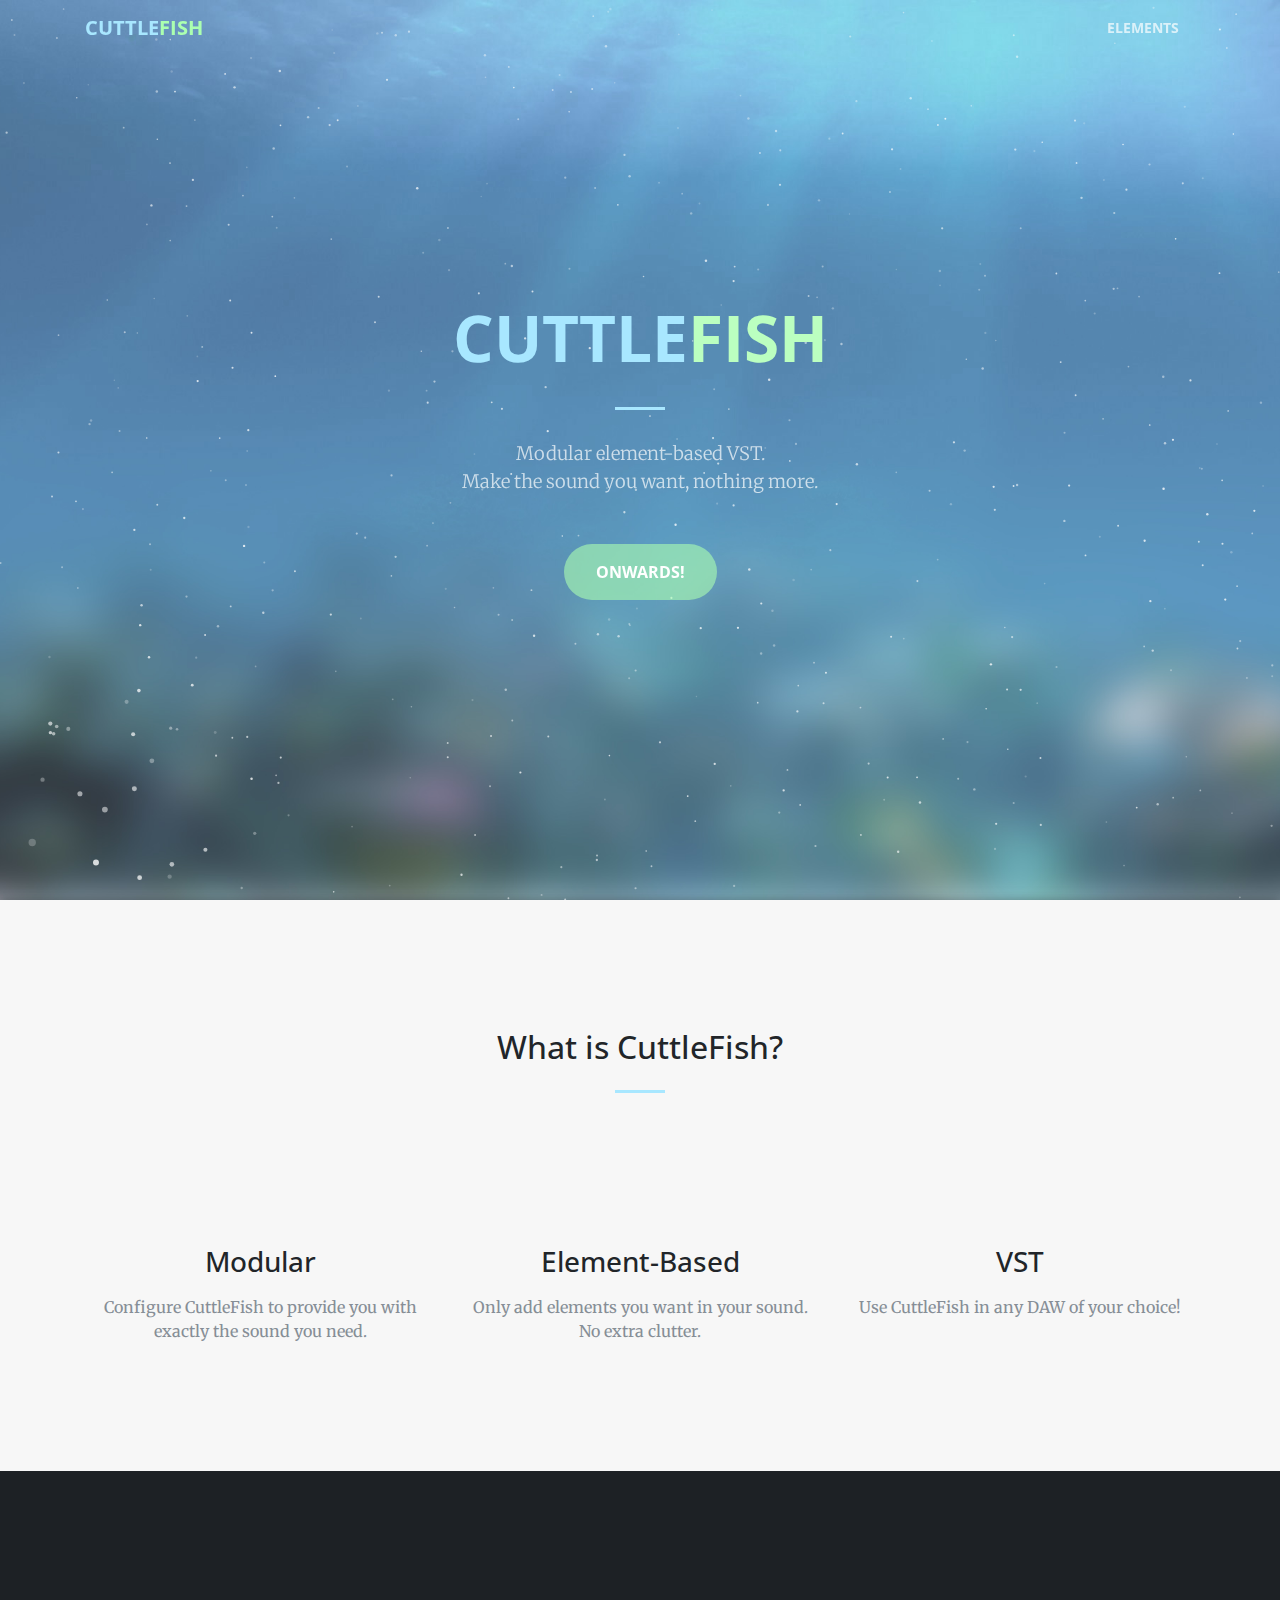
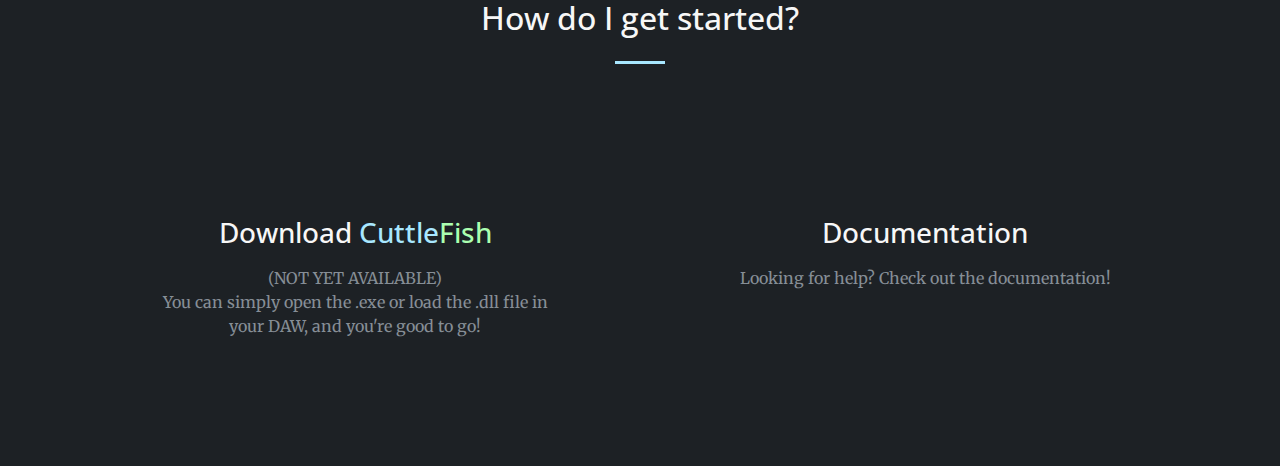
<file: Doc/index.html>
<!DOCTYPE html>
<html lang="en">

  <head>

    <meta charset="utf-8">
    <meta name="viewport" content="width=device-width, initial-scale=1, shrink-to-fit=no">
    <meta name="description" content="">
    <meta name="author" content="">

    <title>CuttleFish - Modular VST</title>

    <!-- Bootstrap core CSS -->
    <link href="vendor/bootstrap/css/bootstrap.min.css" rel="stylesheet">

    <!-- Custom fonts for this template -->
    <link href="vendor/font-awesome/css/font-awesome.min.css" rel="stylesheet" type="text/css">
    <link href='https://fonts.googleapis.com/css?family=Open+Sans:300italic,400italic,600italic,700italic,800italic,400,300,600,700,800' rel='stylesheet' type='text/css'>
    <link href='https://fonts.googleapis.com/css?family=Merriweather:400,300,300italic,400italic,700,700italic,900,900italic' rel='stylesheet' type='text/css'>

    <!-- Plugin CSS -->
    <link href="vendor/magnific-popup/magnific-popup.css" rel="stylesheet">

    <!-- Custom styles for this template -->
    <link href="css/creative.css" rel="stylesheet">

  </head>

  <body id="page-top">

    <!-- Header Canvas-->
    <canvas id="headercanvas"></canvas>

    <!-- Navigation -->
    <nav class="navbar navbar-expand-lg navbar-light fixed-top" id="mainNav">
      <div class="container">
        <a class="navbar-brand js-scroll-trigger" href="#page-top"><font color="#a8e7ff">Cuttle</font><font color="#abffb0">Fish</font></a>
        <button class="navbar-toggler navbar-toggler-right" type="button" data-toggle="collapse" data-target="#navbarResponsive" aria-controls="navbarResponsive" aria-expanded="false" aria-label="Toggle navigation">
          <span class="navbar-toggler-icon"></span>
        </button>
        <div class="collapse navbar-collapse" id="navbarResponsive">
          <ul class="navbar-nav ml-auto">
            <li class="nav-item">
              <a class="nav-link js-scroll-trigger" href="elements.html">Elements</a>
            </li>
          </ul>
        </div>
      </div>
    </nav>

    <header class="masthead text-center text-white d-flex">
        <div class="container my-auto">
          <div class="row">
            <div class="col-lg-10 mx-auto">
              <h1 class="text-uppercase">
                <strong><font color="#a8e7ff">Cuttle</font><font color="#bbffc0">Fish</font></strong>
              </h1>
              <hr>
            </div>
            <div class="col-lg-9 mx-auto">
              <p class="text-faded mb-5">
                Modular element-based VST.<br>
                Make the sound you want, nothing more.
              </p>
              <a class="btn btn-primary btn-xl js-scroll-trigger" href="#about">Onwards!</a>
            </div>
          </div>
        </div>
    </header>

    <section id="about" class="bg-light">
      <div class="container">
        <div class="row">
          <div class="col-lg-12 text-center">
            <h2 class="section-heading">What is CuttleFish?</h2>
            <hr class="my-4">
          </div>
        </div>
      </div>
      <div class="container">
        <div class="row">
          <div class="col-lg-4 col-md-12 text-center">
            <div class="service-box mt-5 mx-auto">
              <i class="fa fa-4x fa-puzzle-piece text-primary mb-3 sr-icons"></i>
              <h3 class="mb-3">Modular</h3>
              <p class="text-muted mb-0">Configure CuttleFish to provide you with exactly the sound you need.</p>
            </div>
          </div>
          <div class="col-lg-4 col-md-12 text-center">
            <div class="service-box mt-5 mx-auto">
              <i class="fa fa-4x fa-clone text-primary mb-3 sr-icons"></i>
              <h3 class="mb-3">Element-Based</h3>
              <p class="text-muted mb-0">Only add elements you want in your sound. No extra clutter.</p>
            </div>
          </div>
          <div class="col-lg-4 col-md-12 text-center">
            <div class="service-box mt-5 mx-auto">
              <i class="fa fa-4x fa-music text-primary mb-3 sr-icons"></i>
              <h3 class="mb-3">VST</h3>
              <p class="text-muted mb-0">Use CuttleFish in any DAW of your choice!</p>
            </div>
          </div>
        </div>
      </div>
    </section>

    <section class="bg-dark">
      <div class="container">
        <div class="row">
          <div class="col-lg-12 text-center">
            <h2 class="section-heading lightText">How do I get started?</h2>
            <hr class="my-4">
          </div>
        </div>
      </div>
      <div class="container">
        <div class="row">
          <div class="col-lg-6 col-md-12 text-center">
            <div class="service-box mt-5 mx-auto">
              <i class="fa fa-4x fa-download text-primary mb-3 sr-icons"></i>
              <h3 class="mb-3 lightText">Download <font color="#a8e7ff">Cuttle</font><font color="#abffb0">Fish</font></h3>
              <p class="text-muted mb-0">(NOT YET AVAILABLE)</p>
              <p class="text-muted mb-0">You can simply open the .exe or load the .dll file in your DAW, and you're good to go!</p>
            </div>
          </div>
          <div class="col-lg-6 col-md-12 text-center">
            <a href="elements.html">
            <div class="service-box mt-5 mx-auto">
              <i class="fa fa-4x fa-file text-primary mb-3 sr-icons"></i>
              <h3 class="mb-3 lightText">Documentation</h3>
              <p class="text-muted mb-0">Looking for help? Check out the documentation!</p>
            </div>
            </a>
          </div>
        </div>
      </div>
    </section>

    <!-- Bootstrap core JavaScript -->
    <script src="vendor/jquery/jquery.min.js"></script>
    <script src="vendor/bootstrap/js/bootstrap.bundle.min.js"></script>

    <!-- Plugin JavaScript -->
    <script src="vendor/jquery-easing/jquery.easing.min.js"></script>
    <script src="vendor/scrollreveal/scrollreveal.min.js"></script>
    <script src="vendor/magnific-popup/jquery.magnific-popup.min.js"></script>

    <!-- Custom scripts for this template -->
    <script src="js/creative.min.js"></script>
    <script src="js/headercanvas.js"></script>
  </body>

</html>
</file>
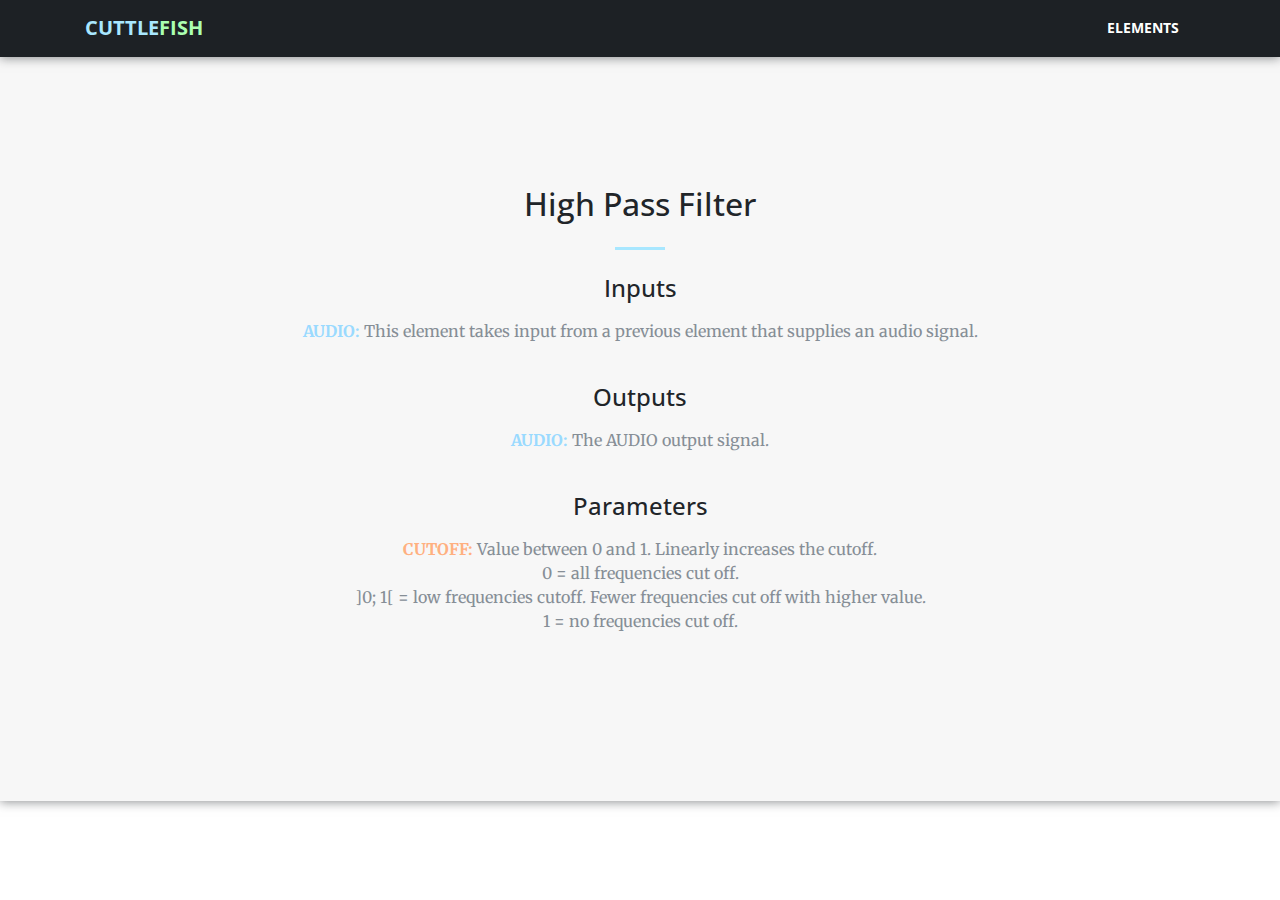
<file: Doc/elements/highpassfilter.html>
<!DOCTYPE html>
<html lang="en">

  <head>

    <meta charset="utf-8">
    <meta name="viewport" content="width=device-width, initial-scale=1, shrink-to-fit=no">
    <meta name="description" content="">
    <meta name="author" content="">

    <title>CuttleFish - Modular VST</title>

    <!-- Bootstrap core CSS -->
    <link href="../vendor/bootstrap/css/bootstrap.min.css" rel="stylesheet">

    <!-- Custom fonts for this template -->
    <link href="../vendor/font-awesome/css/font-awesome.min.css" rel="stylesheet" type="text/css">
    <link href='https://fonts.googleapis.com/css?family=Open+Sans:300italic,400italic,600italic,700italic,800italic,400,300,600,700,800' rel='stylesheet' type='text/css'>
    <link href='https://fonts.googleapis.com/css?family=Merriweather:400,300,300italic,400italic,700,700italic,900,900italic' rel='stylesheet' type='text/css'>

    <!-- Plugin CSS -->
    <link href="../vendor/magnific-popup/magnific-popup.css" rel="stylesheet">

    <!-- Custom styles for this template -->
    <link href="../css/creative.css" rel="stylesheet">

  </head>

  <body id="page-top">

    <!-- Navigation -->
    <nav class="navbar navbar-expand-lg navbar-shrink" id="mainNav">
      <div class="container">
        <a class="navbar-brand js-scroll-trigger" href="../index.html"><font color="#a8e7ff">Cuttle</font><font color="#abffb0">Fish</font></a>
        <button class="navbar-toggler navbar-toggler-right" type="button" data-toggle="collapse" data-target="#navbarResponsive" aria-controls="navbarResponsive" aria-expanded="false" aria-label="Toggle navigation">
          <span class="navbar-toggler-icon"></span>
        </button>
        <div class="collapse navbar-collapse" id="navbarResponsive">
          <ul class="navbar-nav ml-auto">
            <li class="nav-item">
              <a class="nav-link js-scroll-trigger" href="../elements.html">Elements</a>
            </li>
          </ul>
        </div>
      </div>
    </nav>

    <section id="about" class="bg-light">
      <div class="container">
        <div class="row">
          <div class="col-lg-12 text-center">
            <h2 class="section-heading">High Pass Filter</h2>
            <hr class="my-4">
          </div>
        </div>
      </div>
      <div class="container elementList">
        <h4>Inputs</h4>
        <div class="elementSection">
          <div class="AUDIOSignal">AUDIO: </div>
          <div class="EXPLANATION">
            This element takes input from a previous element that supplies an audio signal.
          </div>
        </div>
        <h4>Outputs</h4>
        <div class="elementSection">
          <div class="AUDIOSignal">AUDIO: </div>
          <div class="EXPLANATION">
            The AUDIO output signal.
          </div>
        </div>
        <h4>Parameters</h4>
        <div class="elementSection">
          <div class="PARAMETER">CUTOFF: </div>
          <div class="EXPLANATION">
            Value between 0 and 1. Linearly increases the cutoff.<br>
            0 = all frequencies cut off.<br>
            ]0; 1[ = low frequencies cutoff. Fewer frequencies cut off with higher value.<br>
            1 = no frequencies cut off.<br>
          </div>
        </div>
      </div>

    <!-- Bootstrap core JavaScript -->
    <script src="../vendor/jquery/jquery.min.js"></script>
    <script src="../vendor/bootstrap/js/bootstrap.bundle.min.js"></script>

    <!-- Plugin JavaScript -->
    <script src="../vendor/jquery-easing/jquery.easing.min.js"></script>
    <script src="../vendor/scrollreveal/scrollreveal.min.js"></script>
    <script src="../vendor/magnific-popup/jquery.magnific-popup.min.js"></script>
  </body>

</html>
</file>
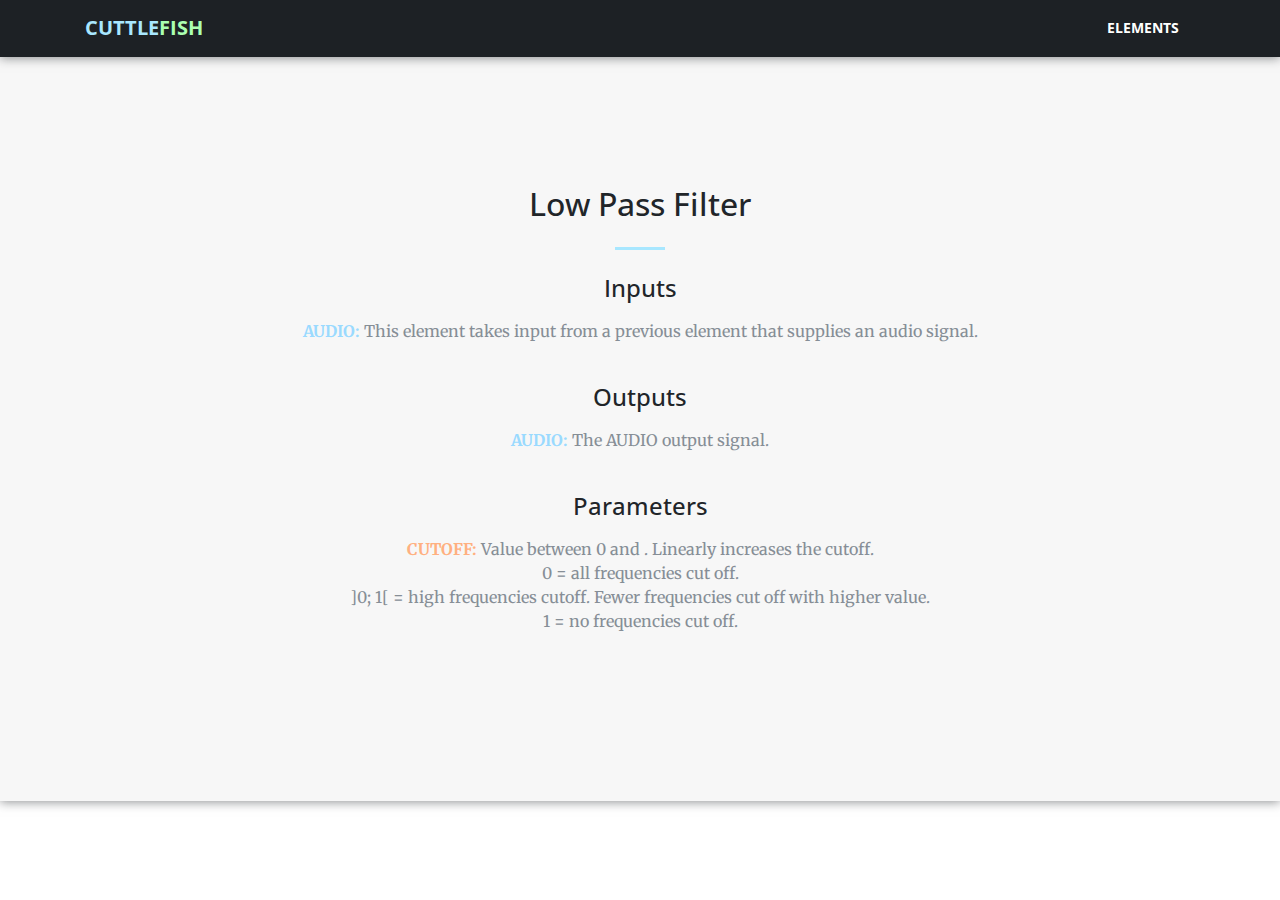
<file: Doc/elements/lowpassfilter.html>
<!DOCTYPE html>
<html lang="en">

  <head>

    <meta charset="utf-8">
    <meta name="viewport" content="width=device-width, initial-scale=1, shrink-to-fit=no">
    <meta name="description" content="">
    <meta name="author" content="">

    <title>CuttleFish - Modular VST</title>

    <!-- Bootstrap core CSS -->
    <link href="../vendor/bootstrap/css/bootstrap.min.css" rel="stylesheet">

    <!-- Custom fonts for this template -->
    <link href="../vendor/font-awesome/css/font-awesome.min.css" rel="stylesheet" type="text/css">
    <link href='https://fonts.googleapis.com/css?family=Open+Sans:300italic,400italic,600italic,700italic,800italic,400,300,600,700,800' rel='stylesheet' type='text/css'>
    <link href='https://fonts.googleapis.com/css?family=Merriweather:400,300,300italic,400italic,700,700italic,900,900italic' rel='stylesheet' type='text/css'>

    <!-- Plugin CSS -->
    <link href="../vendor/magnific-popup/magnific-popup.css" rel="stylesheet">

    <!-- Custom styles for this template -->
    <link href="../css/creative.css" rel="stylesheet">

  </head>

  <body id="page-top">

    <!-- Navigation -->
    <nav class="navbar navbar-expand-lg navbar-shrink" id="mainNav">
      <div class="container">
        <a class="navbar-brand js-scroll-trigger" href="../index.html"><font color="#a8e7ff">Cuttle</font><font color="#abffb0">Fish</font></a>
        <button class="navbar-toggler navbar-toggler-right" type="button" data-toggle="collapse" data-target="#navbarResponsive" aria-controls="navbarResponsive" aria-expanded="false" aria-label="Toggle navigation">
          <span class="navbar-toggler-icon"></span>
        </button>
        <div class="collapse navbar-collapse" id="navbarResponsive">
          <ul class="navbar-nav ml-auto">
            <li class="nav-item">
              <a class="nav-link js-scroll-trigger" href="../elements.html">Elements</a>
            </li>
          </ul>
        </div>
      </div>
    </nav>

    <section id="about" class="bg-light">
      <div class="container">
        <div class="row">
          <div class="col-lg-12 text-center">
            <h2 class="section-heading">Low Pass Filter</h2>
            <hr class="my-4">
          </div>
        </div>
      </div>
      <div class="container elementList">
        <h4>Inputs</h4>
        <div class="elementSection">
          <div class="AUDIOSignal">AUDIO: </div>
          <div class="EXPLANATION">
            This element takes input from a previous element that supplies an audio signal.
          </div>
        </div>
        <h4>Outputs</h4>
        <div class="elementSection">
          <div class="AUDIOSignal">AUDIO: </div>
          <div class="EXPLANATION">
            The AUDIO output signal.
          </div>
        </div>
        <h4>Parameters</h4>
        <div class="elementSection">
          <div class="PARAMETER">CUTOFF: </div>
          <div class="EXPLANATION">
            Value between 0 and . Linearly increases the cutoff.<br>
            0 = all frequencies cut off.<br>
            ]0; 1[ = high frequencies cutoff. Fewer frequencies cut off with higher value.<br>
            1 = no frequencies cut off.<br>
          </div>
        </div>
      </div>

    <!-- Bootstrap core JavaScript -->
    <script src="../vendor/jquery/jquery.min.js"></script>
    <script src="../vendor/bootstrap/js/bootstrap.bundle.min.js"></script>

    <!-- Plugin JavaScript -->
    <script src="../vendor/jquery-easing/jquery.easing.min.js"></script>
    <script src="../vendor/scrollreveal/scrollreveal.min.js"></script>
    <script src="../vendor/magnific-popup/jquery.magnific-popup.min.js"></script>
  </body>

</html>
</file>
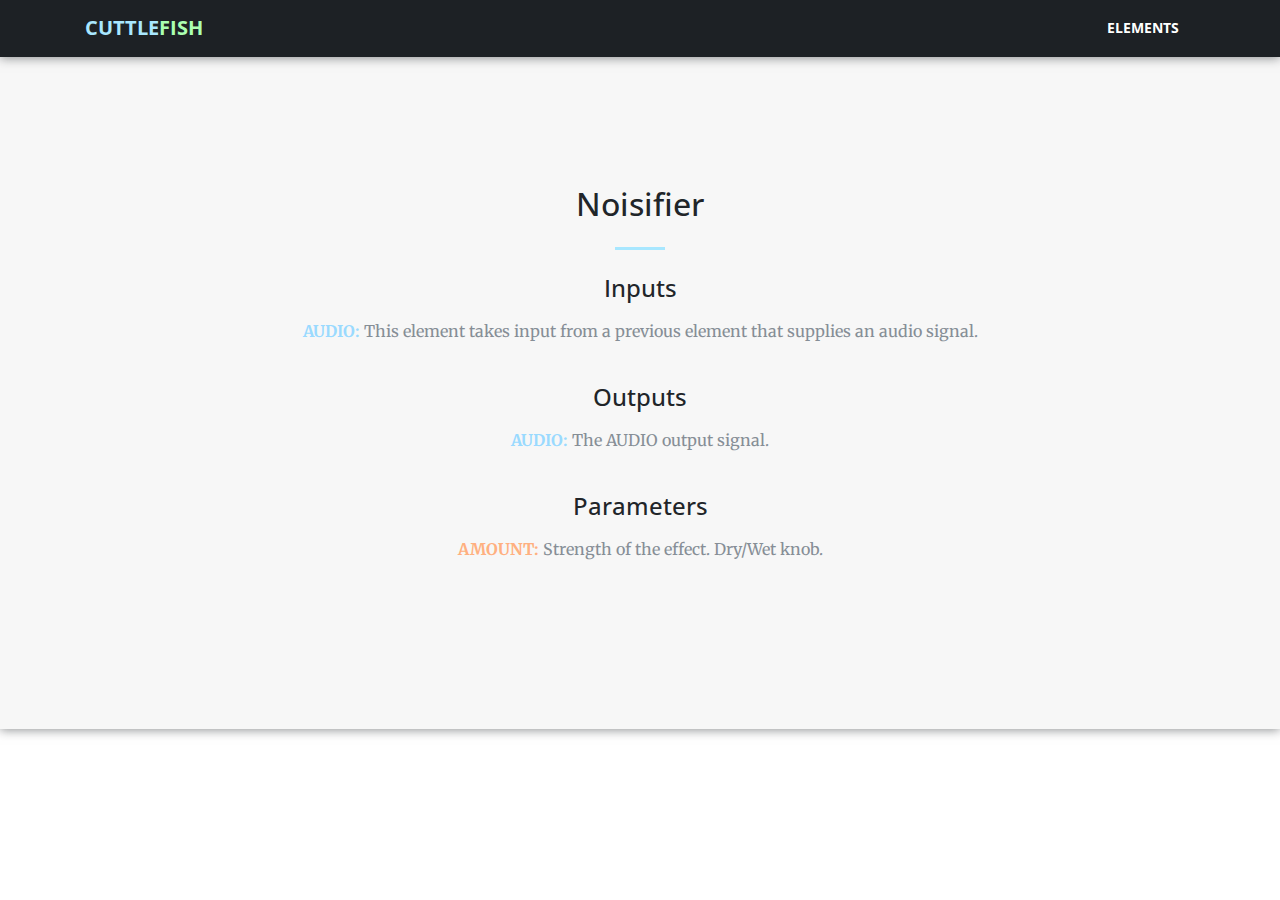
<file: Doc/elements/noisifier.html>
<!DOCTYPE html>
<html lang="en">

  <head>

    <meta charset="utf-8">
    <meta name="viewport" content="width=device-width, initial-scale=1, shrink-to-fit=no">
    <meta name="description" content="">
    <meta name="author" content="">

    <title>CuttleFish - Modular VST</title>

    <!-- Bootstrap core CSS -->
    <link href="../vendor/bootstrap/css/bootstrap.min.css" rel="stylesheet">

    <!-- Custom fonts for this template -->
    <link href="../vendor/font-awesome/css/font-awesome.min.css" rel="stylesheet" type="text/css">
    <link href='https://fonts.googleapis.com/css?family=Open+Sans:300italic,400italic,600italic,700italic,800italic,400,300,600,700,800' rel='stylesheet' type='text/css'>
    <link href='https://fonts.googleapis.com/css?family=Merriweather:400,300,300italic,400italic,700,700italic,900,900italic' rel='stylesheet' type='text/css'>

    <!-- Plugin CSS -->
    <link href="../vendor/magnific-popup/magnific-popup.css" rel="stylesheet">

    <!-- Custom styles for this template -->
    <link href="../css/creative.css" rel="stylesheet">

  </head>

  <body id="page-top">

    <!-- Navigation -->
    <nav class="navbar navbar-expand-lg navbar-shrink" id="mainNav">
      <div class="container">
        <a class="navbar-brand js-scroll-trigger" href="../index.html"><font color="#a8e7ff">Cuttle</font><font color="#abffb0">Fish</font></a>
        <button class="navbar-toggler navbar-toggler-right" type="button" data-toggle="collapse" data-target="#navbarResponsive" aria-controls="navbarResponsive" aria-expanded="false" aria-label="Toggle navigation">
          <span class="navbar-toggler-icon"></span>
        </button>
        <div class="collapse navbar-collapse" id="navbarResponsive">
          <ul class="navbar-nav ml-auto">
            <li class="nav-item">
              <a class="nav-link js-scroll-trigger" href="../elements.html">Elements</a>
            </li>
          </ul>
        </div>
      </div>
    </nav>

    <section id="about" class="bg-light">
      <div class="container">
        <div class="row">
          <div class="col-lg-12 text-center">
            <h2 class="section-heading">Noisifier</h2>
            <hr class="my-4">
          </div>
        </div>
      </div>
      <div class="container elementList">
        <h4>Inputs</h4>
        <div class="elementSection">
          <div class="AUDIOSignal">AUDIO: </div>
          <div class="EXPLANATION">
            This element takes input from a previous element that supplies an audio signal.
          </div>
        </div>
        <h4>Outputs</h4>
        <div class="elementSection">
          <div class="AUDIOSignal">AUDIO: </div>
          <div class="EXPLANATION">
            The AUDIO output signal.
          </div>
        </div>
        <h4>Parameters</h4>
        <div class="elementSection">
          <div class="PARAMETER">AMOUNT: </div>
          <div class="EXPLANATION">
            Strength of the effect. Dry/Wet knob.
          </div>
        </div>
      </div>

    <!-- Bootstrap core JavaScript -->
    <script src="../vendor/jquery/jquery.min.js"></script>
    <script src="../vendor/bootstrap/js/bootstrap.bundle.min.js"></script>

    <!-- Plugin JavaScript -->
    <script src="../vendor/jquery-easing/jquery.easing.min.js"></script>
    <script src="../vendor/scrollreveal/scrollreveal.min.js"></script>
    <script src="../vendor/magnific-popup/jquery.magnific-popup.min.js"></script>
  </body>

</html>
</file>
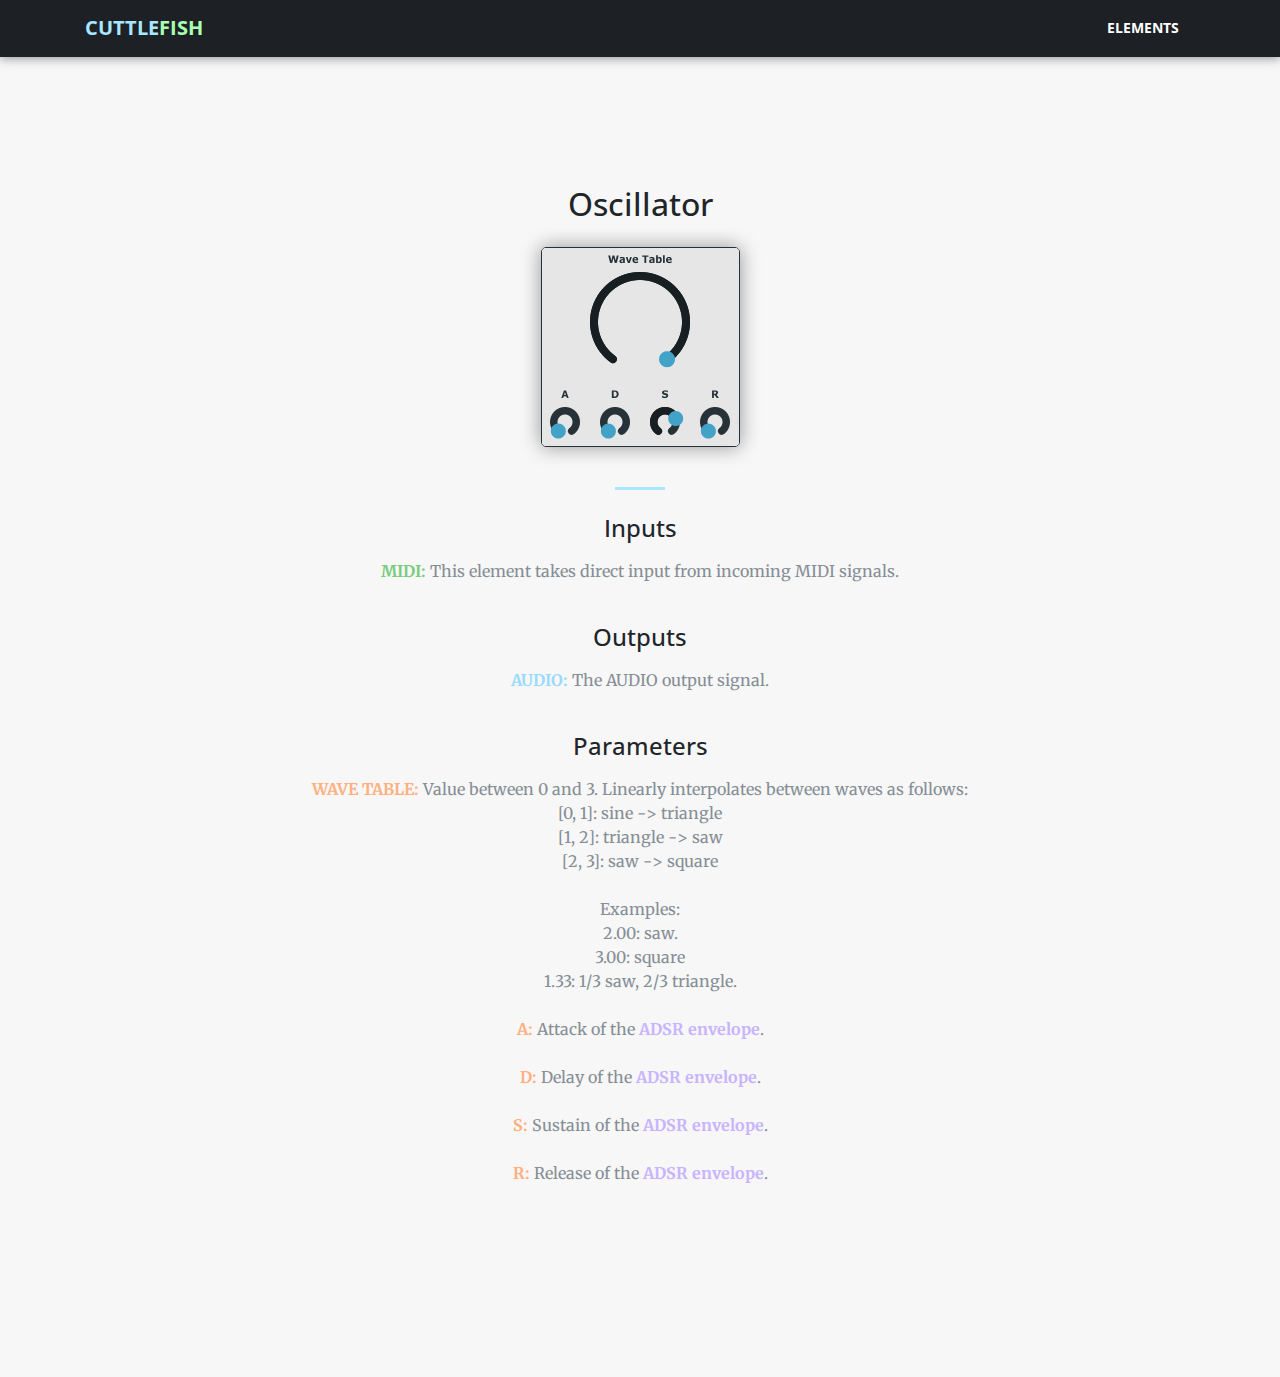
<file: Doc/elements/oscillator.html>
<!DOCTYPE html>
<html lang="en">

  <head>

    <meta charset="utf-8">
    <meta name="viewport" content="width=device-width, initial-scale=1, shrink-to-fit=no">
    <meta name="description" content="">
    <meta name="author" content="">

    <title>CuttleFish - Modular VST</title>

    <!-- Bootstrap core CSS -->
    <link href="../vendor/bootstrap/css/bootstrap.min.css" rel="stylesheet">

    <!-- Custom fonts for this template -->
    <link href="../vendor/font-awesome/css/font-awesome.min.css" rel="stylesheet" type="text/css">
    <link href='https://fonts.googleapis.com/css?family=Open+Sans:300italic,400italic,600italic,700italic,800italic,400,300,600,700,800' rel='stylesheet' type='text/css'>
    <link href='https://fonts.googleapis.com/css?family=Merriweather:400,300,300italic,400italic,700,700italic,900,900italic' rel='stylesheet' type='text/css'>

    <!-- Plugin CSS -->
    <link href="../vendor/magnific-popup/magnific-popup.css" rel="stylesheet">

    <!-- Custom styles for this template -->
    <link href="../css/creative.css" rel="stylesheet">

  </head>

  <body id="page-top">

    <!-- Navigation -->
    <nav class="navbar navbar-expand-lg navbar-shrink" id="mainNav">
      <div class="container">
        <a class="navbar-brand js-scroll-trigger" href="../index.html"><font color="#a8e7ff">Cuttle</font><font color="#abffb0">Fish</font></a>
        <button class="navbar-toggler navbar-toggler-right" type="button" data-toggle="collapse" data-target="#navbarResponsive" aria-controls="navbarResponsive" aria-expanded="false" aria-label="Toggle navigation">
          <span class="navbar-toggler-icon"></span>
        </button>
        <div class="collapse navbar-collapse" id="navbarResponsive">
          <ul class="navbar-nav ml-auto">
            <li class="nav-item">
              <a class="nav-link js-scroll-trigger" href="../elements.html">Elements</a>
            </li>
          </ul>
        </div>
      </div>
    </nav>

    <section id="about" class="bg-light">
      <div class="container">
        <div class="row">
          <div class="col-lg-12 text-center">
            <h2 class="section-heading">Oscillator</h2>
            <img class="elementImage" src="../img/oscillator.png"/>
            <hr class="my-4">
          </div>
        </div>
      </div>
      <div class="container elementList">
        <h4>Inputs</h4>
        <div class="elementSection">
          <div class="MIDISignal">MIDI: </div>
          <div class="EXPLANATION">
            This element takes direct input from incoming MIDI signals.
          </div>
        </div>
        <h4>Outputs</h4>
        <div class="elementSection">
          <div class="AUDIOSignal">AUDIO: </div>
          <div class="EXPLANATION">
            The AUDIO output signal.
          </div>
        </div>
        <h4>Parameters</h4>
        <div class="elementSection">
          <div class="PARAMETER">WAVE TABLE: </div>
          <div class="EXPLANATION">
            Value between 0 and 3. Linearly interpolates between waves as follows:<br>
            [0, 1]: sine -> triangle<br>
            [1, 2]: triangle -> saw<br>
            [2, 3]: saw -> square<br><br>

            Examples:<br>
            2.00: saw.<br>
            3.00: square<br>
            1.33: 1/3 saw, 2/3 triangle.<br><br>
          </div>

          <div class="PARAMETER">A: </div>
          <div class="EXPLANATION">
            Attack of the <a href="https://www.wikiaudio.org/adsr-envelope/">ADSR envelope</a>.<br><br>
          </div>

          <div class="PARAMETER">D: </div>
          <div class="EXPLANATION">
            Delay of the <a href="https://www.wikiaudio.org/adsr-envelope/">ADSR envelope</a>.<br><br>
          </div>

          <div class="PARAMETER">S: </div>
          <div class="EXPLANATION">
            Sustain of the <a href="https://www.wikiaudio.org/adsr-envelope/">ADSR envelope</a>.<br><br>
          </div>

          <div class="PARAMETER">R: </div>
          <div class="EXPLANATION">
            Release of the <a href="https://www.wikiaudio.org/adsr-envelope/">ADSR envelope</a>.<br><br>
          </div>
        </div>
      </div>

    <!-- Bootstrap core JavaScript -->
    <script src="../vendor/jquery/jquery.min.js"></script>
    <script src="../vendor/bootstrap/js/bootstrap.bundle.min.js"></script>

    <!-- Plugin JavaScript -->
    <script src="../vendor/jquery-easing/jquery.easing.min.js"></script>
    <script src="../vendor/scrollreveal/scrollreveal.min.js"></script>
    <script src="../vendor/magnific-popup/jquery.magnific-popup.min.js"></script>
  </body>

</html>
</file>
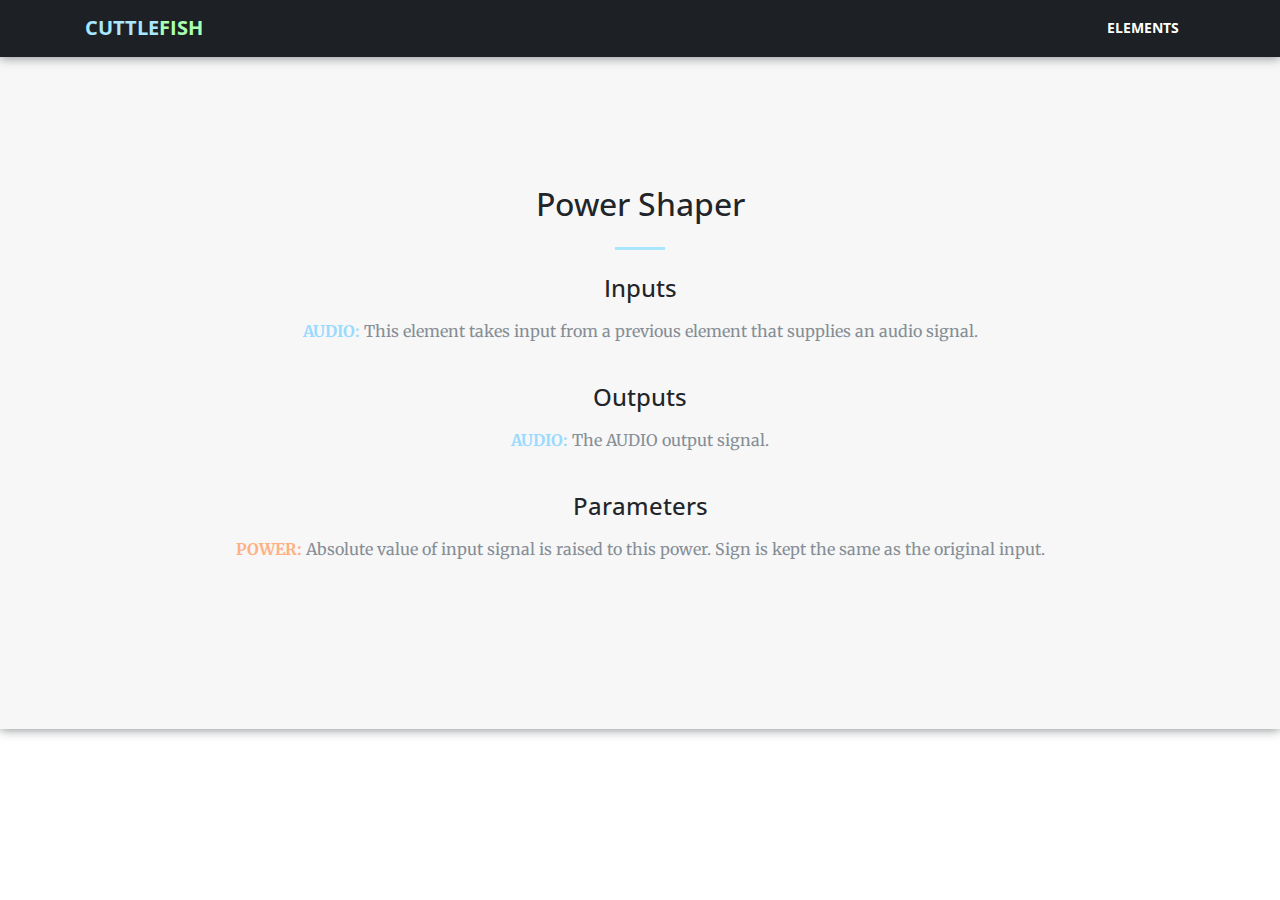
<file: Doc/elements/powershaper.html>
<!DOCTYPE html>
<html lang="en">

  <head>

    <meta charset="utf-8">
    <meta name="viewport" content="width=device-width, initial-scale=1, shrink-to-fit=no">
    <meta name="description" content="">
    <meta name="author" content="">

    <title>CuttleFish - Modular VST</title>

    <!-- Bootstrap core CSS -->
    <link href="../vendor/bootstrap/css/bootstrap.min.css" rel="stylesheet">

    <!-- Custom fonts for this template -->
    <link href="../vendor/font-awesome/css/font-awesome.min.css" rel="stylesheet" type="text/css">
    <link href='https://fonts.googleapis.com/css?family=Open+Sans:300italic,400italic,600italic,700italic,800italic,400,300,600,700,800' rel='stylesheet' type='text/css'>
    <link href='https://fonts.googleapis.com/css?family=Merriweather:400,300,300italic,400italic,700,700italic,900,900italic' rel='stylesheet' type='text/css'>

    <!-- Plugin CSS -->
    <link href="../vendor/magnific-popup/magnific-popup.css" rel="stylesheet">

    <!-- Custom styles for this template -->
    <link href="../css/creative.css" rel="stylesheet">

  </head>

  <body id="page-top">

    <!-- Navigation -->
    <nav class="navbar navbar-expand-lg navbar-shrink" id="mainNav">
      <div class="container">
        <a class="navbar-brand js-scroll-trigger" href="../index.html"><font color="#a8e7ff">Cuttle</font><font color="#abffb0">Fish</font></a>
        <button class="navbar-toggler navbar-toggler-right" type="button" data-toggle="collapse" data-target="#navbarResponsive" aria-controls="navbarResponsive" aria-expanded="false" aria-label="Toggle navigation">
          <span class="navbar-toggler-icon"></span>
        </button>
        <div class="collapse navbar-collapse" id="navbarResponsive">
          <ul class="navbar-nav ml-auto">
            <li class="nav-item">
              <a class="nav-link js-scroll-trigger" href="../elements.html">Elements</a>
            </li>
          </ul>
        </div>
      </div>
    </nav>

    <section id="about" class="bg-light">
      <div class="container">
        <div class="row">
          <div class="col-lg-12 text-center">
            <h2 class="section-heading">Power Shaper</h2>
            <hr class="my-4">
          </div>
        </div>
      </div>
      <div class="container elementList">
        <h4>Inputs</h4>
        <div class="elementSection">
          <div class="AUDIOSignal">AUDIO: </div>
          <div class="EXPLANATION">
            This element takes input from a previous element that supplies an audio signal.
          </div>
        </div>
        <h4>Outputs</h4>
        <div class="elementSection">
          <div class="AUDIOSignal">AUDIO: </div>
          <div class="EXPLANATION">
            The AUDIO output signal.
          </div>
        </div>
        <h4>Parameters</h4>
        <div class="elementSection">
          <div class="PARAMETER">POWER: </div>
          <div class="EXPLANATION">
            Absolute value of input signal is raised to this power. Sign is kept the same as the original input.
          </div>
        </div>
      </div>

    <!-- Bootstrap core JavaScript -->
    <script src="../vendor/jquery/jquery.min.js"></script>
    <script src="../vendor/bootstrap/js/bootstrap.bundle.min.js"></script>

    <!-- Plugin JavaScript -->
    <script src="../vendor/jquery-easing/jquery.easing.min.js"></script>
    <script src="../vendor/scrollreveal/scrollreveal.min.js"></script>
    <script src="../vendor/magnific-popup/jquery.magnific-popup.min.js"></script>
  </body>

</html>
</file>
<file: Doc/css/creative.css>
/*!
 * Start Bootstrap - Creative v4.0.0-beta.2 (https://startbootstrap.com/template-overviews/creative)
 * Copyright 2013-2017 Start Bootstrap
 * Licensed under MIT (https://github.com/BlackrockDigital/startbootstrap-creative/blob/master/LICENSE)
 */
body,
html {
  width: 100%;
  height: 100%; }

body {
  font-family: 'Merriweather', 'Helvetica Neue', Arial, sans-serif; }

hr {
  max-width: 50px;
  border-width: 3px;
  border-color: #a8e7ff; }

hr.light {
  border-color: #fff; }

a {
  color: #fff;
  -webkit-transition: all 0.2s;
  -moz-transition: all 0.2s;
  transition: all 0.2s; }
  a:hover {
    color: #ccc;
    text-decoration: none; }

h1,
h2,
h3,
h4,
h5,
h6 {
  font-family: 'Open Sans', 'Helvetica Neue', Arial, sans-serif; }

.bg-primary {
  background-color: rgba(92, 129, 167, 1) !important; }

.bg-dark {
  background-color: #1d2125 !important; }

.bg-light {
  background-color: #f7f7f7 !important;
  -webkit-box-shadow: 0px 1px 10px 0px rgba(29,33,37,0.5);
  -moz-box-shadow: 0px 1px 10px 0px rgba(29,33,37,0.5);
  box-shadow: 0px 1px 10px 0px rgba(29,33,37,0.5);
}

.text-faded {
  color: rgba(255, 255, 255, 0.7); }

section {
  padding: 8rem 0; }

.section-heading {
  margin-top: 0; }

.lightText {
  color: #f7f7f7;
}

::-moz-selection {
  color: #fff;
  background: #212529;
  text-shadow: none; }

::selection {
  color: #fff;
  background: #212529;
  text-shadow: none; }

img::selection {
  color: #fff;
  background: transparent; }

img::-moz-selection {
  color: #fff;
  background: transparent; }

body {
  -webkit-tap-highlight-color: #212529; }

#mainNav {
  border-bottom: 1px solid rgba(33, 37, 41, 0.1);
  background-color: #fff;
  font-family: 'Open Sans', 'Helvetica Neue', Arial, sans-serif;
  -webkit-transition: all 0.2s;
  -moz-transition: all 0.2s;
  transition: all 0.2s; }
  #mainNav .navbar-brand {
    font-weight: 700;
    text-transform: uppercase;
    color: #2a3761;
    font-family: 'Open Sans', 'Helvetica Neue', Arial, sans-serif; }
    #mainNav .navbar-brand:focus, #mainNav .navbar-brand:hover {
      color: #2a3761; }
  #mainNav .navbar-nav > li.nav-item > a.nav-link,
  #mainNav .navbar-nav > li.nav-item > a.nav-link:focus {
    font-size: .9rem;
    font-weight: 700;
    text-transform: uppercase;
    color: #212529; }
    #mainNav .navbar-nav > li.nav-item > a.nav-link:hover,
    #mainNav .navbar-nav > li.nav-item > a.nav-link:focus:hover {
      color: #2a3761; }
    #mainNav .navbar-nav > li.nav-item > a.nav-link.active,
    #mainNav .navbar-nav > li.nav-item > a.nav-link:focus.active {
      background-color: transparent; }
      #mainNav .navbar-nav > li.nav-item > a.nav-link.active:hover,
      #mainNav .navbar-nav > li.nav-item > a.nav-link:focus.active:hover {
        background-color: transparent; }
  @media (min-width: 992px) {
    #mainNav {
      border-color: transparent;
      background-color: transparent; }
      #mainNav .navbar-brand {
        color: rgba(255, 255, 255, 0.7); }
        #mainNav .navbar-brand:focus, #mainNav .navbar-brand:hover {
          color: #fff; }
      #mainNav .navbar-nav > li.nav-item > a.nav-link {
        padding: 0.5rem 1rem; }
      #mainNav .navbar-nav > li.nav-item > a.nav-link,
      #mainNav .navbar-nav > li.nav-item > a.nav-link:focus {
        color: rgba(255, 255, 255, 0.7); }
        #mainNav .navbar-nav > li.nav-item > a.nav-link:hover {
          color: #fff; }
      #mainNav.navbar-shrink {
        border-bottom: 1px solid rgba(33, 37, 41, 0.1);
        background-color: #1d2125;
        -webkit-box-shadow: 0px 1px 10px 0px rgba(29,33,37,0.5);
        -moz-box-shadow: 0px 1px 10px 0px rgba(29,33,37,0.5);
        box-shadow: 0px 1px 10px 0px rgba(29,33,37,0.5); }
        #mainNav.navbar-shrink .navbar-brand {
          color: #fff; }
          #mainNav.navbar-shrink .navbar-brand:focus, #mainNav.navbar-shrink .navbar-brand:hover {
            color: #ccc; }
        #mainNav.navbar-shrink .navbar-nav > li.nav-item > a.nav-link {
          color: #fff;}
          #mainNav.navbar-shrink .navbar-nav > li.nav-item > a.nav-link:hover {
            color: #ccc; } }

header.masthead {
  padding-top: 10rem;
  padding-bottom: calc(10rem - 56px);
  background-image: url("../img/header.jpg");
  background-repeat: no-repeat;
/*  background-attachment: fixed;*/
  background-position: center center;
  -webkit-background-size: cover;
  -moz-background-size: cover;
  -o-background-size: cover;
  background-size: cover; }
  header.masthead hr {
    margin-top: 30px;
    margin-bottom: 30px; }
  header.masthead h1 {
    font-size: 2rem; }
  header.masthead p {
    font-weight: 300; }
  @media (min-width: 768px) {
    header.masthead p {
      font-size: 1.15rem; } }
  @media (min-width: 992px) {
    header.masthead {
      height: 100vh;
      min-height: 650px;
      padding-top: 0;
      padding-bottom: 0; }
      header.masthead h1 {
        font-size: 3rem; } }
  @media (min-width: 1200px) {
    header.masthead h1 {
      font-size: 4rem; } }

.service-box {
  max-width: 400px; }

.portfolio-box {
  max-width: 650px;
  margin: 0 auto; }
  .portfolio-box .portfolio-box-caption {
    position: absolute;
    bottom: 0;
    width: 100%;
    height: 100%;
    text-align: center;
    opacity: 0;
    color: #fff;
    background: rgba(179, 174, 108, 0.9);
    -webkit-transition: all 0.2s;
    -moz-transition: all 0.2s;
    transition: all 0.2s; }
    .portfolio-box .portfolio-box-caption .portfolio-box-caption-content {
      position: absolute;
      top: 50%;
      width: 100%;
      transform: translateY(-50%);
      text-align: center; }
      .portfolio-box .portfolio-box-caption .portfolio-box-caption-content .project-category,
      .portfolio-box .portfolio-box-caption .portfolio-box-caption-content .project-name,
      .portfolio-box .portfolio-box-caption .portfolio-box-caption-content .project-info {
        padding: 0 15px;
        font-family: 'Open Sans', 'Helvetica Neue', Arial, sans-serif; }
      .portfolio-box .portfolio-box-caption .portfolio-box-caption-content .project-category {
        font-size: 14px;
        font-weight: 600;
        text-transform: uppercase; }
      .portfolio-box .portfolio-box-caption .portfolio-box-caption-content .project-name {
        font-size: 30px; }
  .portfolio-box:hover .portfolio-box-caption {
    opacity: 1; }
  .portfolio-box:focus {
    outline: none; }
  @media (min-width: 768px) {
    .portfolio-box .portfolio-box-caption .portfolio-box-caption-content .project-category {
      font-size: 16px; }
    .portfolio-box .portfolio-box-caption .portfolio-box-caption-content .project-name {
      font-size: 40px; } }

.text-primary {
  color: #79cd7e !important; }

.btn {
  font-weight: 700;
  text-transform: uppercase;
  border: none;
  border-radius: 300px;
  font-family: 'Open Sans', 'Helvetica Neue', Arial, sans-serif; }

.btn-xl {
  padding: 1rem 2rem; }

.btn-primary {
  background-color: rgba(171, 255, 176, 0.6);
  border-color: rgba(171, 255, 176, 0.6);
  text-align: center; }
  .btn-primary:hover {
    background-color: rgba(121, 205, 126, 1);
    color: #fff; }
  .btn-primary:active, .btn-primary:focus {
    background-color: rgba(121, 205, 126, 1) !important;
    box-shadow: 0 0 0 0.2rem transparent !important; }

#headercanvas {
  margin: 0px;
  position: absolute; top: 0; left:0;
/*  -webkit-box-shadow: 0px 1px 10px 0px rgba(29,33,37,0.5);
  -moz-box-shadow: 0px 1px 10px 0px rgba(29,33,37,0.5);
  box-shadow: 0px 1px 10px 0px rgba(29,33,37,0.5);*/
}

.bg-img {
  background-image: url("../img/header.jpg");
  background-repeat: no-repeat;
  background-attachment: fixed;
  background-position: center center;
}

.elementList {
  text-align: center;
  margin: auto;
}

.elementList a {
  color: rgb(200, 180, 255);
}

.elementSection {
  margin: 1em auto 2.5em;
}

.MIDISignal {
  display: inline;
  color: rgb(121, 205, 126);
  font-weight: bold;
}

.AUDIOSignal {
  display: inline;
  color: rgb(154, 218, 255);
  font-weight: bold;
}

.PARAMETER {
  display: inline;
  color: #ffb080;
  margin-bottom: 1em;
  font-weight: bold;
}

.EXPLANATION {
  display: inline;
  color: #868e96;
}

.EXPLANATION a {
  color: rgb(200, 180, 255);
  font-weight: bold;
}

.elementImage {
  margin: 1em;
  border-radius: 5px;
  border: 1px solid rgb(38, 50, 56);
  box-shadow: 0px 0px 20px 0px rgba(0, 0, 0, 0.4);
}
</file>
